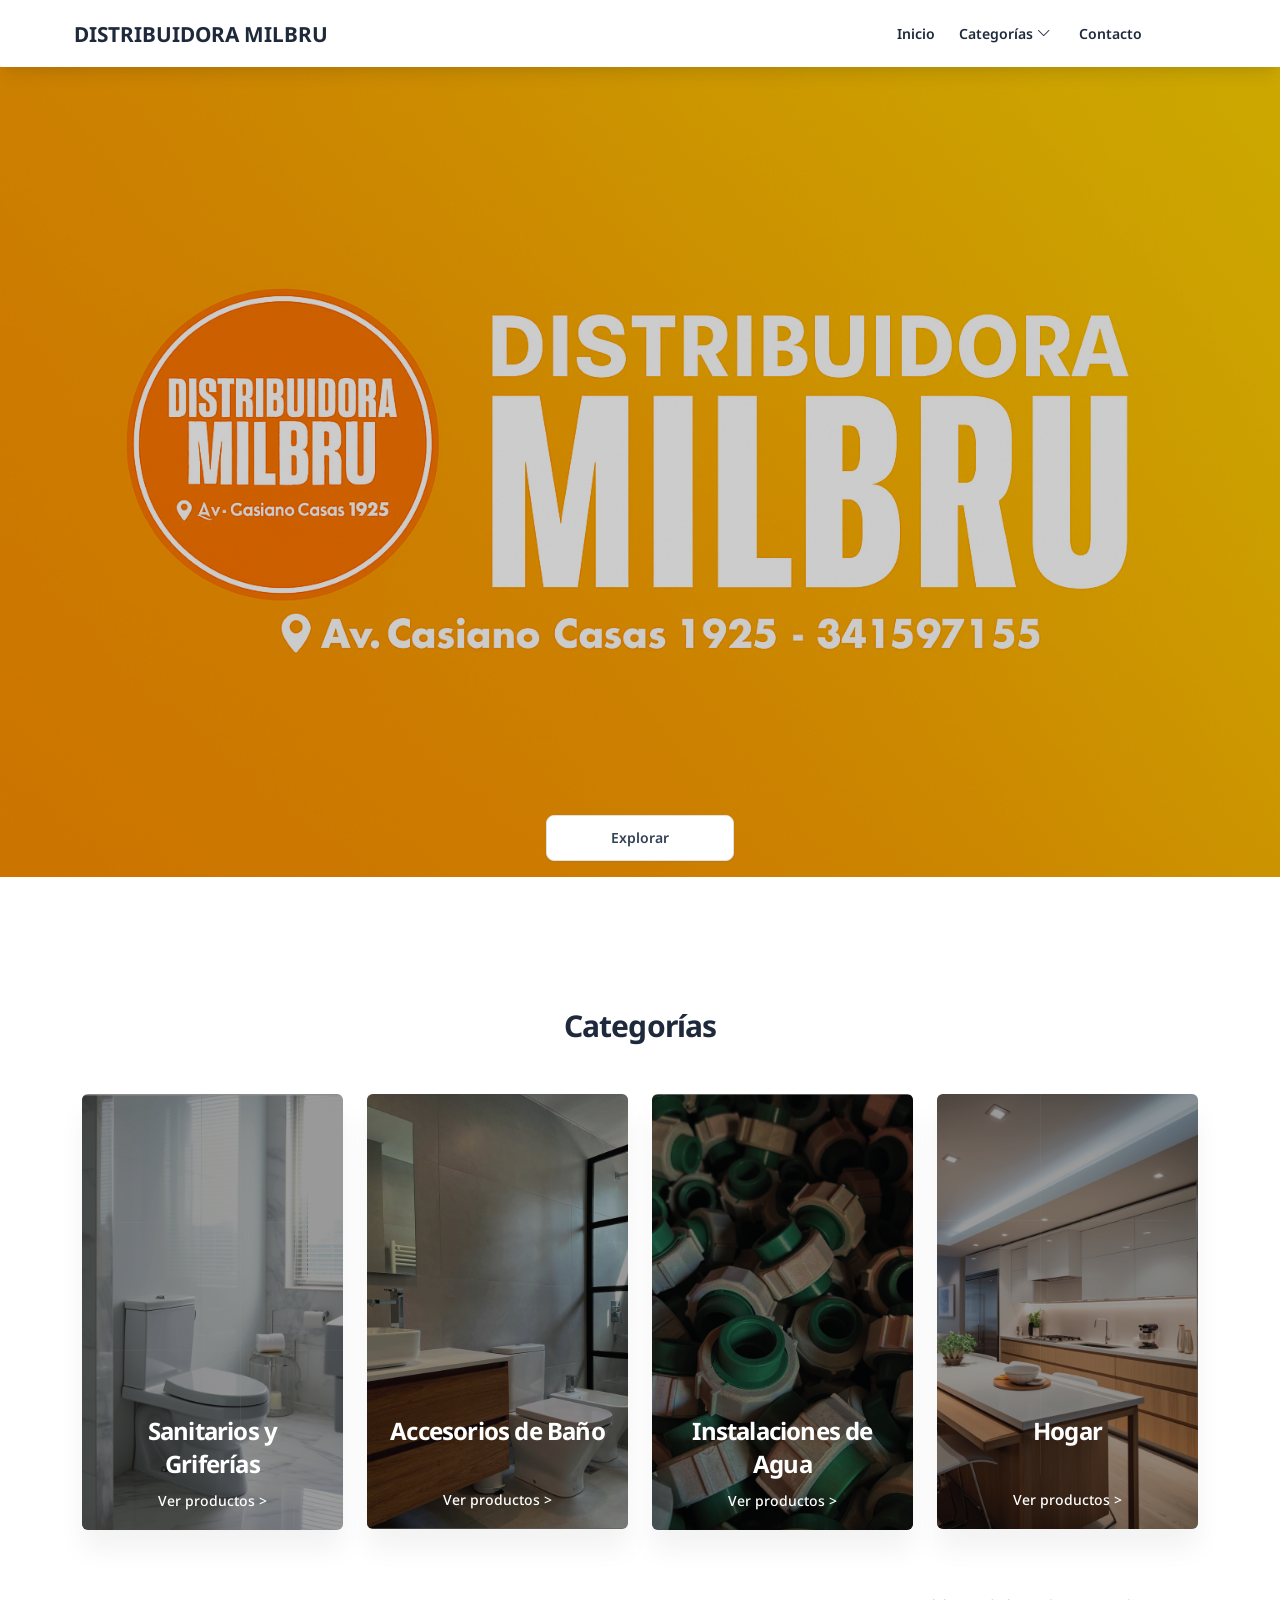
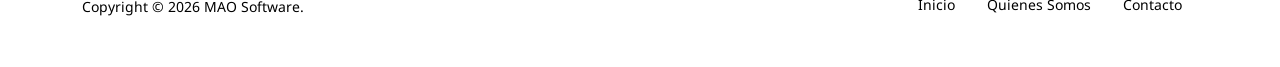
<file: index.html>
<!DOCTYPE html>
<html lang="en">

<head>
    <meta charset="UTF-8">
    <meta name="viewport" content="width=device-width">
    <link rel="icon" type="image/svg+xml" href="/astro-ecommercefavicon.svg">
    <link
        href="https://fonts.googleapis.com/css?family=Open+Sans:300,400,600,700|Noto+Sans:300,400,500,600,700,800|PT+Mono:300,400,500,600,700"
        rel="stylesheet">
    <meta name="generator" content="Astro v5.15.9">
    <title>Landing Page</title>
    <link rel="canonical" href="https://www.creative-tim.com/astro/">
    <!-- Google Tag Manager -->
    <!--<script src="./astro-ecommerce/_astro/Layout.astro_astro_type_script_index_0_lang.h4hf5ScJ.js"></script>-->
    <!-- End Google Tag Manager -->
    <link rel="stylesheet" href="https://cdn.jsdelivr.net/npm/bootstrap-icons@1.11.3/font/bootstrap-icons.min.css">
    <link rel="stylesheet" href="./assets/css/index.Dnzywarc.css">
    <link rel="stylesheet" href="./assets/css/custom.css?date=202511221413">
</head>

<body>

    <main>
        <nav
            class="navbar navbar-expand-lg blur border-radius-sm top-0 z-index-3 shadow position-sticky py-3 start-0 end-0">
            <div class="container px-1">
                <a class="navbar-brand font-weight-bolder ms-lg-0 " href="#">DISTRIBUIDORA MILBRU</a>
                <button class="navbar-toggler shadow-none ms-2" type="button" data-bs-toggle="collapse"
                    data-bs-target="#navigation" aria-controls="navigation" aria-expanded="false"
                    aria-label="Toggle navigation">
                    <span class="navbar-toggler-icon mt-2"><span class="navbar-toggler-bar bar1"></span><span
                            class="navbar-toggler-bar bar2"></span><span class="navbar-toggler-bar bar3"></span></span>
                </button>
                <div class="collapse navbar-collapse" id="navigation">
                    <ul class="navbar-nav ms-auto">
                        <li class="nav-item">
                            <a class="nav-link text-dark font-weight-bold d-flex align-items-center me-2 "
                                aria-current="page" href="#">Inicio</a>
                        </li>
                        <li class="nav-item dropdown">
                            <a class="nav-link text-dark dropdown-toggle font-weight-bold d-flex align-items-center me-2 "
                                aria-current="page" id="pagesExample" data-bs-toggle="dropdown"
                                aria-expanded="false">Categorías <i class="bi bi-chevron-down ms-1"></i></a>
                            <ul class="dropdown-menu" aria-labelledby="pagesExample">
                                <li><a class="dropdown-item" href="./griferias.html">Sanitarios y Griferías</a></li>
                                <li><a class="dropdown-item" href="#">Accesorios de Baño</a></li>
                                <li><a class="dropdown-item" href="#">Instalaciones de Agua</a></li>
                                <li><a class="dropdown-item" href="#">Hogar</a>
                                </li>
                            </ul>
                        </li>
                        <li class="nav-item">
                            <a class="nav-link text-dark font-weight-bold d-flex align-items-center me-2 "
                                aria-current="page"
                                href="#">Contacto</a>
                        </li>
                        <li class="nav-item"><a
                                class="nav-link text-dark font-weight-bold d-flex align-items-center me-2 "
                                aria-current="page" href="https://github.com/creativetimofficial/astro-ecommerce"><i
                                    class="fab text-lg fa-github"></i></a></li>
                        <li class="nav-item"><a
                                class="nav-link text-dark font-weight-bold d-flex align-items-center me-2 "
                                aria-current="page" href="https://discord.com/invite/TGZqBvZB" rel="nofollow"
                                target="_blank"><i class="fab text-lg fa-discord"></i></a></li>
                    </ul>
                </div>
            </div>
        </nav>
        <section class="mb-8">
            <div class="page-header py-md-0"><span
                    class="mask bg-black opacity-2"></span>
                <div class="container" style="height: 90vh;">
                    <div class="row justify-content-center h-100">
                        <div class="col-lg-8 col-sm-9 text-center mx-auto d-flex flex-column h-100">
                            <!--<h1 class="text-white mb-4">Collection is here</h1>
                            <p class="lead text-white mb-sm-6 mb-4">The time is now for it to be okay to be great.
                                People in this world shun people for being great. For being a bright color. For standing
                                out.</p>-->
                            <button class="btn btn-white btn-lg mt-auto mb-7 mb-lg-3 w-auto align-self-center">Explorar</button>
                        </div>
                    </div>
                </div>
            </div>
        </section>
        <div class="container my-5">
            <div class="d-block text-center mb-5">
                <h3>Categorías</h3> <!--<a class="text-dark font-weight-bold" href="#">Browse all categories &#62;</a>-->
            </div>
            <div class="row mb-5">
                <div class="col-md-6 col-lg-3"> <a href="#">
                        <div class="card card-background align-items-start mb-4 mb-lg-0 undefined">
                            <div class="full-background"
                                style="background-image:url(.//images/categoria1.png);background-size:cover">
                            </div>
                            <div class="card-body text-center w-100 pt-8">
                                <div class="d-block mt-10">
                                    <!--<p class="text-white font-weight-bold mb-1">Pre-fall</p>-->
                                    <h4 class="text-white font-weight-bolder" style="min-height: 65px;">Sanitarios y Griferías</h4><a href="./griferias.html"
                                        class="text-white text-sm font-weight-semibold mb-0">Ver productos &gt;</a>
                                </div>
                            </div>
                        </div>
                    </a> </div>
                <div class="col-md-6 col-lg-3"> <a href="#">
                        <div class="card card-background align-items-start mb-4 mb-lg-0 undefined">
                            <div class="full-background"
                                style="background-image:url(./images/categoria2.png);background-size:cover">
                            </div>
                            <div class="card-body text-center w-100 pt-8">
                                <div class="d-block mt-10">
                                    <!--<p class="text-white font-weight-bold mb-1">Designers</p>-->
                                    <h4 class="text-white font-weight-bolder" style="min-height: 65px;">Accesorios de Baño</h4><a href="#"
                                        class="text-white text-sm font-weight-semibold mb-0">Ver productos &gt;</a>
                                </div>
                            </div>
                        </div>
                    </a> </div>
                <div class="col-md-6 col-lg-3"> <a href="#">
                        <div class="card card-background align-items-start mb-4 mb-lg-0 undefined">
                            <div class="full-background"
                                style="background-image:url(.//images/categoria3.png);background-size:cover">
                            </div>
                            <div class="card-body text-center w-100 pt-8">
                                <div class="d-block mt-10">
                                    <!--<p class="text-white font-weight-bold mb-1">Summer</p>-->
                                    <h4 class="text-white font-weight-bolder" style="min-height: 65px;">Instalaciones de Agua</h4><a href="#"
                                        class="text-white text-sm font-weight-semibold mb-0">Ver productos &gt;</a>
                                </div>
                            </div>
                        </div>
                    </a> </div>
                <div class="col-md-6 col-lg-3"> <a href="#">
                        <div class="card card-background align-items-start mb-4 mb-lg-0 undefined">
                            <div class="full-background"
                                style="background-image:url(.//images/categoria4.png);background-size:cover">
                            </div>
                            <div class="card-body text-center w-100 pt-8">
                                <div class="d-block mt-10">
                                    <!--<p class="text-white font-weight-bold mb-1">Sale</p>-->
                                    <h4 class="text-white font-weight-bolder" style="min-height: 65px;">Hogar</h4><a href="#"
                                        class="text-white text-sm font-weight-semibold mb-0">Ver productos &gt;</a>
                                </div>
                            </div>
                        </div>
                    </a> </div>
            </div>
            <footer class="footer pt-3  ">
                <div class="row align-items-center justify-content-lg-between">
                    <div class="col-lg-6 mb-lg-0 mb-4">
                        <div class="copyright text-center text-sm text-muted text-lg-start">Copyright ©<!-- -->
                            <script>document.write(new Date().getFullYear())</script> MAO Software.
                        </div>
                    </div>
                    <div class="col-lg-6">
                        <ul class="nav nav-footer justify-content-center justify-content-lg-end">
                            <li class="nav-item"><a href="#"
                                    class="nav-link text-sm text-muted" target="_blank">Inicio</a></li>
                            <li class="nav-item"><a href="#"
                                    class="nav-link text-sm text-muted" target="_blank">Quienes Somos</a></li>
                            <li class="nav-item"><a href="#"
                                    class="nav-link text-sm text-muted" target="_blank">Contacto</a></li>
                        </ul>
                    </div>
                </div>
            </footer>
        </div>
    </main>

    <script src="https://cdn.jsdelivr.net/npm/bootstrap@5.3.0/dist/js/bootstrap.bundle.min.js"
        integrity="sha384-geWF76RCwLtnZ8qwWowPQNguL3RmwHVBC9FhGdlKrxdiJJigb/j/68SIy3Te4Bkz"
        crossorigin="anonymous"></script> <!-- Product JavaScript -->
</body><!-- Bootstrap JavaScript Bundle with Popper -->

</html>
</file>
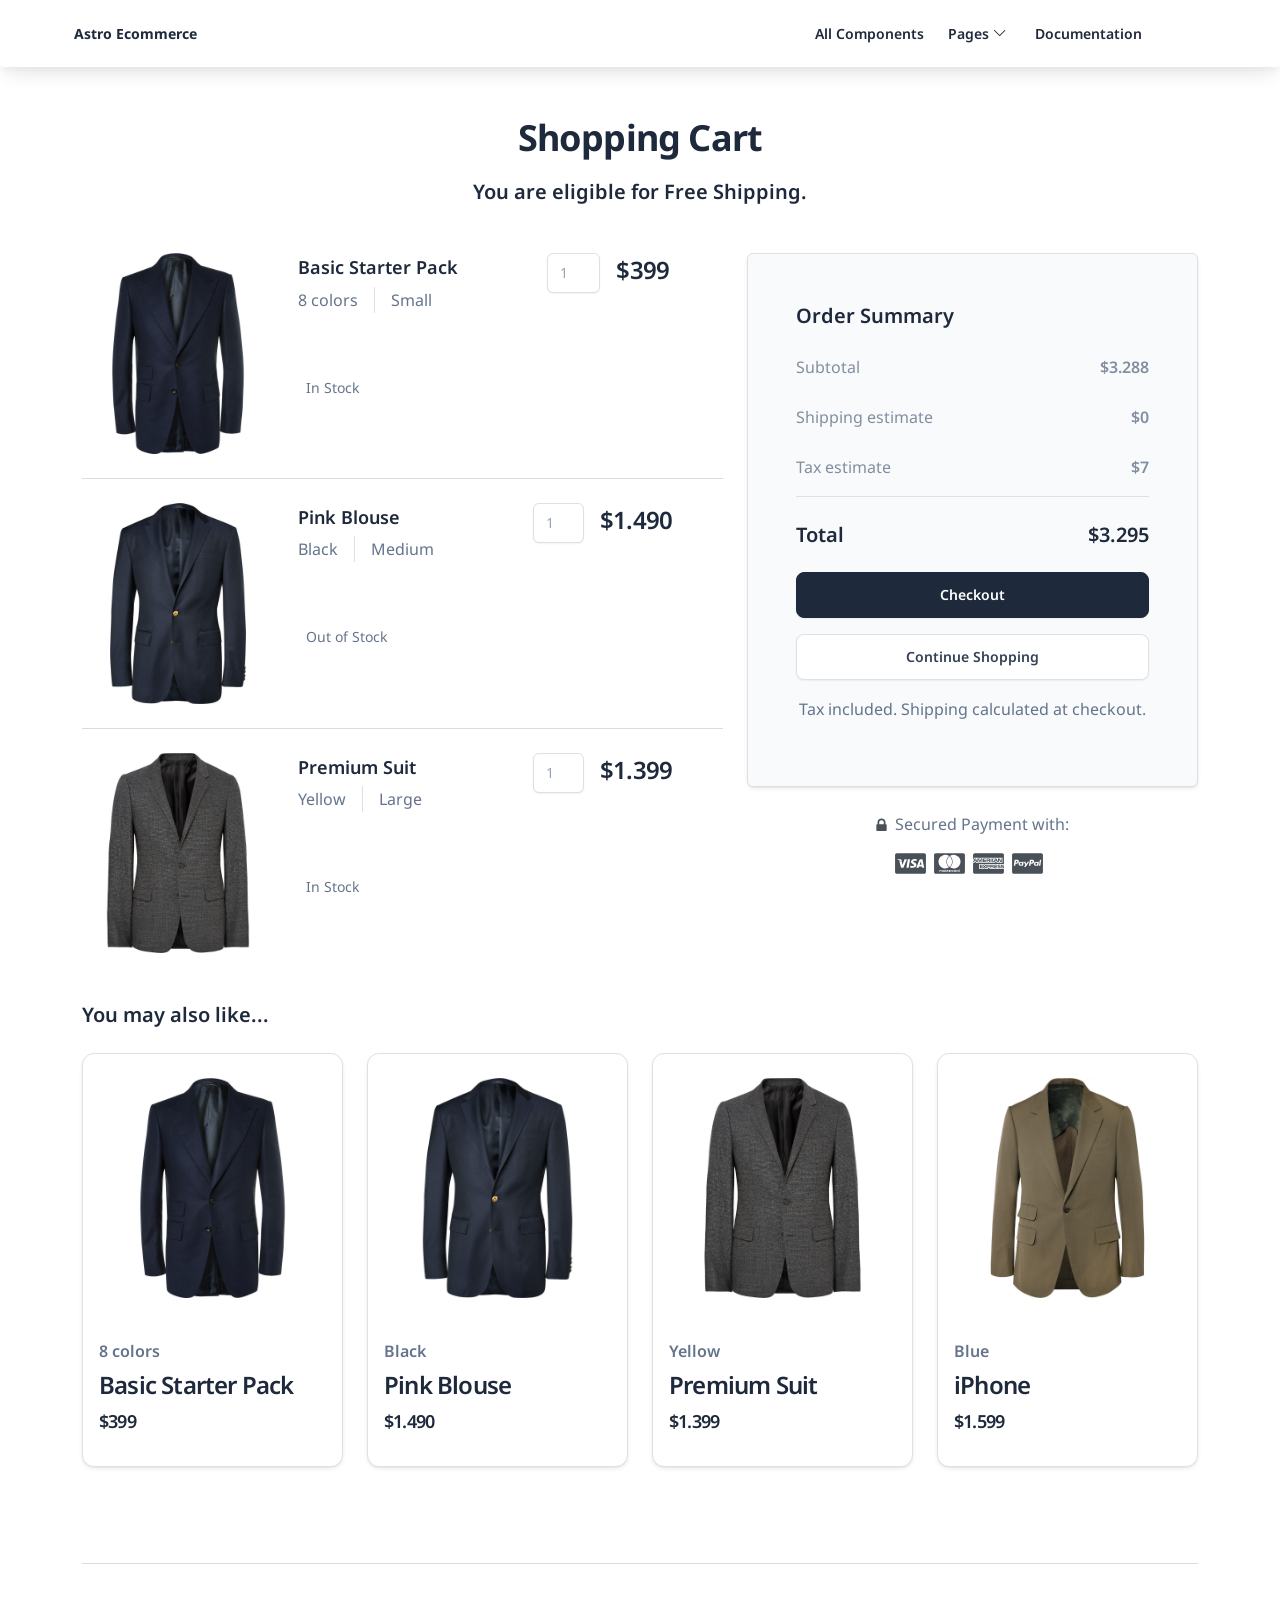
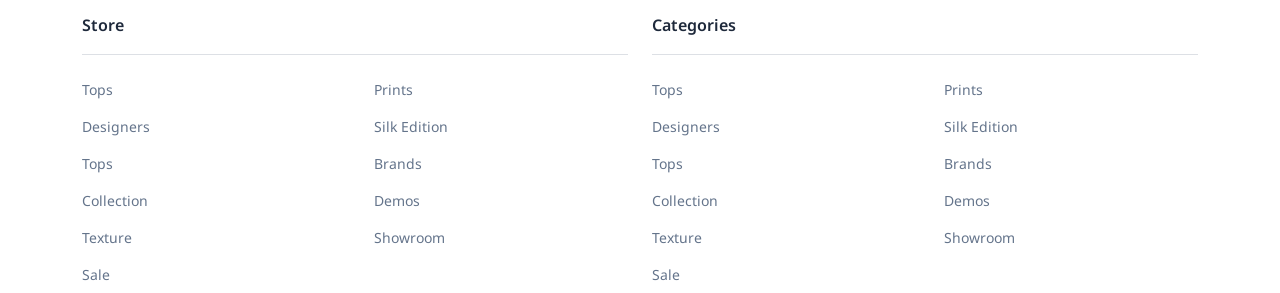
<file: cart.html>
<!DOCTYPE html>
<html lang="en">

<head>
    <meta charset="UTF-8">
    <meta name="viewport" content="width=device-width">
    <link rel="icon" type="image/svg+xml" href="/astro-ecommercefavicon.svg">
    <link
        href="https://fonts.googleapis.com/css?family=Open+Sans:300,400,600,700|Noto+Sans:300,400,500,600,700,800|PT+Mono:300,400,500,600,700"
        rel="stylesheet">
    <meta name="generator" content="Astro v5.15.9">
    <title>Shopping Cart</title>
    <link rel="canonical" href="https://www.creative-tim.com/astro/"><!-- Google Tag Manager -->
    <!--<script type="module"
        src="/astro-ecommerce/_astro/Layout.astro_astro_type_script_index_0_lang.h4hf5ScJ.js"></script>-->
    <!-- End Google Tag Manager -->
    <link rel="stylesheet" href="https://cdn.jsdelivr.net/npm/bootstrap-icons@1.11.3/font/bootstrap-icons.min.css">
    <link rel="stylesheet" href="./astro-ecommerce/_astro/index.Dnzywarc.css">
</head>

<body> <!-- Google Tag Manager (noscript) --> <noscript><iframe
            src="https://www.googletagmanager.com/ns.html?id=GTM-NKDMSK6" height="0" width="0"
            style="display:none;visibility:hidden"></iframe></noscript> <!-- End Google Tag Manager (noscript) -->
    <main>
        <nav
            class="navbar navbar-expand-lg blur border-radius-sm top-0 z-index-3 shadow position-sticky py-3 start-0 end-0">
            <div class="container px-1"><a class="navbar-brand font-weight-bolder ms-lg-0 "
                    href="https://www.creative-tim.com/astro">Astro Ecommerce</a><button
                    class="navbar-toggler shadow-none ms-2" type="button" data-bs-toggle="collapse"
                    data-bs-target="#navigation" aria-controls="navigation" aria-expanded="false"
                    aria-label="Toggle navigation"><span class="navbar-toggler-icon mt-2"><span
                            class="navbar-toggler-bar bar1"></span><span class="navbar-toggler-bar bar2"></span><span
                            class="navbar-toggler-bar bar3"></span></span></button>
                <div class="collapse navbar-collapse" id="navigation">
                    <ul class="navbar-nav ms-auto">
                        <li class="nav-item"><a
                                class="nav-link text-dark font-weight-bold d-flex align-items-center me-2 "
                                aria-current="page" href="/astro-ecommerce/">All Components</a></li>
                        <li class="nav-item dropdown"><a
                                class="nav-link text-dark dropdown-toggle font-weight-bold d-flex align-items-center me-2 "
                                aria-current="page" id="pagesExample" data-bs-toggle="dropdown"
                                aria-expanded="false">Pages <i class="bi bi-chevron-down ms-1"></i></a>
                            <ul class="dropdown-menu" aria-labelledby="pagesExample">
                                <li><a class="dropdown-item" href="/astro-ecommerce/landing/">Landing Page</a></li>
                                <li><a class="dropdown-item" href="/astro-ecommerce/product/">Product Page</a></li>
                                <li><a class="dropdown-item" href="/astro-ecommerce/shopping-cart/">Shopping Cart</a>
                                </li>
                            </ul>
                        </li>
                        <li class="nav-item"><a
                                class="nav-link text-dark font-weight-bold d-flex align-items-center me-2 "
                                aria-current="page"
                                href="https://www.creative-tim.com/learning-lab/astro/overview/astro-ecommerce">Documentation</a>
                        </li>
                        <li class="nav-item"><a
                                class="nav-link text-dark font-weight-bold d-flex align-items-center me-2 "
                                aria-current="page" href="https://github.com/creativetimofficial/astro-ecommerce"><i
                                    class="fab text-lg fa-github"></i></a></li>
                        <li class="nav-item"><a
                                class="nav-link text-dark font-weight-bold d-flex align-items-center me-2 "
                                aria-current="page" href="https://discord.com/invite/TGZqBvZB" rel="nofollow"
                                target="_blank"><i class="fab text-lg fa-discord"></i></a></li>
                    </ul>
                </div>
            </div>
        </nav>
        <div class="container mt-5">
            <h2 class="mb-3 text-center">Shopping Cart</h2>
            <h5 class="text-center mb-5">You are eligible for Free Shipping.</h5>
            <div class="row">
                <div class="col-12 col-lg-7">
                    <div class="d-block d-md-flex"><img class="w-50 w-md-30 rounded-3"
                            src="/astro-ecommerce/images/suit-3.jpg" alt="watch-image" />
                        <div class="w-100 w-md-50 ps-md-4">
                            <h6 class="text-lg mb-1">Basic Starter Pack</h6>
                            <div class="d-flex">
                                <p class="pe-3 mb-0">8 colors</p>
                                <p class="border-start ps-3 mb-0">Small</p>
                            </div>
                            <div class="d-flex align-items-center mt-6"><i
                                    class="fas fa-check text-lg text-success"></i>
                                <p class="mb-0 ms-2 text-sm">In Stock</p>
                            </div>
                        </div>
                        <div class="w-20 w-md-10 mt-4 mt-md-0"><input type="number" min="0" class="form-control"
                                placeholder="1" aria-label="amount" /></div>
                        <h4 class="ms-3">$<!-- -->399</h4>
                        <div class="w-10 text-end"><a href="#"><i class="fas fa-times ms-3"></i></a></div>
                    </div>
                    <hr class="horizontal dark my-4" />
                    <div class="d-block d-md-flex"><img class="w-50 w-md-30 rounded-3"
                            src="/astro-ecommerce/images/suit-1.jpg" alt="watch-image" />
                        <div class="w-100 w-md-50 ps-md-4">
                            <h6 class="text-lg mb-1">Pink Blouse</h6>
                            <div class="d-flex">
                                <p class="pe-3 mb-0">Black</p>
                                <p class="border-start ps-3 mb-0">Medium</p>
                            </div>
                            <div class="d-flex align-items-center mt-6"><i class="fas fa-minus-circle text-lg"></i>
                                <p class="mb-0 ms-2 text-sm">Out of Stock</p>
                            </div>
                        </div>
                        <div class="w-20 w-md-10 mt-4 mt-md-0"><input type="number" min="0" class="form-control"
                                placeholder="1" aria-label="amount" /></div>
                        <h4 class="ms-3">$<!-- -->1.490</h4>
                        <div class="w-10 text-end"><a href="#"><i class="fas fa-times ms-3"></i></a></div>
                    </div>
                    <hr class="horizontal dark my-4" />
                    <div class="d-block d-md-flex"><img class="w-50 w-md-30 rounded-3"
                            src="/astro-ecommerce/images/suit-2.jpg" alt="iMac-image" />
                        <div class="w-100 w-md-50 ps-md-4">
                            <h6 class="text-lg mb-1">Premium Suit</h6>
                            <div class="d-flex">
                                <p class="pe-3 mb-0">Yellow</p>
                                <p class="border-start ps-3 mb-0">Large</p>
                            </div>
                            <div class="d-flex align-items-center mt-6"><i
                                    class="fas fa-check text-lg text-success"></i>
                                <p class="mb-0 ms-2 text-sm">In Stock</p>
                            </div>
                        </div>
                        <div class="w-20 w-md-10 mt-4 mt-md-0"><input type="number" min="0" class="form-control"
                                placeholder="1" aria-label="amount" /></div>
                        <h4 class="ms-3">$<!-- -->1.399</h4>
                        <div class="w-10 text-end"><a href="#"><i class="fas fa-times ms-3"></i></a></div>
                    </div>
                </div>
                <div class="col-12 col-lg-5 mt-5 mt-lg-0">
                    <div class="card shadow-xs border bg-gray-100">
                        <div class="card-body p-lg-5">
                            <h5 class="mb-4">Order Summary</h5>
                            <ul class="list-unstyled">
                                <li class="mt-2">
                                    <div class="d-flex justify-content-between">
                                        <p class="opacity-8">Subtotal</p>
                                        <p class="fw-bold opacity-8">$<!-- -->3.288</p>
                                    </div>
                                </li>
                                <li class="mt-2">
                                    <div class="d-flex justify-content-between">
                                        <p class="opacity-8">Shipping estimate <span data-bs-toggle="tooltip"
                                                data-bs-placement="top" title="More information related to shipping"
                                                data-container="body" data-animation="true"><i
                                                    class="fas fa-question-circle text-sm"></i></span></p>
                                        <p class="fw-bold opacity-8">$<!-- -->0</p>
                                    </div>
                                </li>
                                <li class="border-bottom mt-2">
                                    <div class="d-flex justify-content-between">
                                        <p class="opacity-8">Tax estimate <span data-bs-toggle="tooltip"
                                                data-bs-placement="top"
                                                title="This may vary depending on the country you are in"
                                                data-container="body" data-animation="true"><i
                                                    class="fas fa-question-circle text-sm"></i></span></p>
                                        <p class="fw-bold opacity-8">$<!-- -->7</p>
                                    </div>
                                </li>
                                <li class="mt-4">
                                    <div class="d-flex justify-content-between">
                                        <h5 class="">Total</h5>
                                        <h5 class="">$<!-- -->3.295</h5>
                                    </div>
                                </li>
                            </ul><button class="btn btn-dark btn-lg w-100">Checkout</button><button
                                class="btn btn-white btn-lg w-100">Continue Shopping</button>
                            <p class="text-center">Tax included. Shipping calculated at checkout.</p>
                        </div>
                    </div>
                    <p class="d-flex align-items-center justify-content-center text-body mt-4"><svg class="me-2"
                            width="11" height="13" viewBox="0 0 11 13" fill="none" xmlns="http://www.w3.org/2000/svg">
                            <path
                                d="M3.21652 6.14286H7.78795V4.42857C7.78795 3.79762 7.56473 3.25893 7.1183 2.8125C6.67188 2.36607 6.13318 2.14286 5.50223 2.14286C4.87128 2.14286 4.33259 2.36607 3.88616 2.8125C3.43973 3.25893 3.21652 3.79762 3.21652 4.42857V6.14286ZM10.6451 7V12.1429C10.6451 12.381 10.5618 12.5833 10.3951 12.75C10.2284 12.9167 10.026 13 9.78795 13H1.21652C0.978423 13 0.776042 12.9167 0.609375 12.75C0.442708 12.5833 0.359375 12.381 0.359375 12.1429V7C0.359375 6.7619 0.442708 6.55952 0.609375 6.39286C0.776042 6.22619 0.978423 6.14286 1.21652 6.14286H1.50223V4.42857C1.50223 3.33333 1.89509 2.39286 2.6808 1.60714C3.46652 0.821428 4.40699 0.428571 5.50223 0.428571C6.59747 0.428571 7.53795 0.821428 8.32366 1.60714C9.10938 2.39286 9.50223 3.33333 9.50223 4.42857V6.14286H9.78795C10.026 6.14286 10.2284 6.22619 10.3951 6.39286C10.5618 6.55952 10.6451 6.7619 10.6451 7Z"
                                fill="#495057"></path>
                        </svg>Secured Payment with:</p>
                    <div class="d-flex justify-content-center"><svg class="me-2" width="31" height="21"
                            viewBox="0 0 31 21" fill="none" xmlns="http://www.w3.org/2000/svg">
                            <path
                                d="M26.5173 11.6875H24.6691C24.7941 11.3571 25.0887 10.558 25.553 9.29018L25.5932 9.16964C25.6289 9.08036 25.6735 8.96429 25.7271 8.82143C25.7807 8.67857 25.8209 8.5625 25.8477 8.47321L26.0084 9.20982L26.5173 11.6875ZM7.17801 10.817L6.40123 6.86607C6.30301 6.38393 5.96819 6.14286 5.39676 6.14286H1.80748L1.78069 6.31696C4.55748 7.02232 6.35659 8.52232 7.17801 10.817ZM9.57534 6.14286L7.40569 12.0089L7.17801 10.817C6.94587 10.192 6.56641 9.61607 6.03962 9.08929C5.51284 8.55357 4.92801 8.15625 4.28516 7.89732L6.09319 14.7277H8.43694L11.9325 6.14286H9.57534ZM11.4369 14.7411H13.6602L15.053 6.14286H12.8298L11.4369 14.7411ZM21.7227 6.35714C21.1066 6.11607 20.4414 5.99553 19.7271 5.99553C18.6289 5.99553 17.7316 6.25893 17.0352 6.78571C16.3387 7.3125 15.986 7.99554 15.9771 8.83482C15.9682 9.74554 16.6155 10.5223 17.9191 11.1652C18.3477 11.3705 18.6468 11.5536 18.8164 11.7143C18.9861 11.875 19.0709 12.0491 19.0709 12.2366C19.0709 12.5045 18.9369 12.7098 18.6691 12.8527C18.4012 12.9955 18.0932 13.067 17.745 13.067C16.9771 13.067 16.2807 12.9196 15.6557 12.625L15.3611 12.4777L15.053 14.4062C15.7137 14.7098 16.5396 14.8616 17.5307 14.8616C18.6914 14.8705 19.62 14.6071 20.3164 14.0714C21.0218 13.5357 21.3834 12.8214 21.4012 11.9286C21.4012 10.9821 20.7762 10.2054 19.5262 9.59821C19.0887 9.375 18.7718 9.1875 18.5753 9.03571C18.3789 8.88393 18.2807 8.71429 18.2807 8.52678C18.2807 8.33036 18.3878 8.16071 18.6021 8.01786C18.8253 7.86607 19.1423 7.79018 19.553 7.79018C20.178 7.78125 20.7316 7.88839 21.2137 8.11161L21.4146 8.21875L21.7227 6.35714ZM27.4146 6.14286H25.7003C25.12 6.14286 24.7316 6.38393 24.5352 6.86607L21.2405 14.7411H23.5709L24.0396 13.4554H26.8789C26.9235 13.6518 27.0128 14.0804 27.1468 14.7411H29.2093L27.4146 6.14286ZM30.9236 1.85714V19C30.9236 19.4643 30.7539 19.8661 30.4146 20.2054C30.0753 20.5446 29.6736 20.7143 29.2093 20.7143H1.78069C1.31641 20.7143 0.914621 20.5446 0.575335 20.2054C0.236049 19.8661 0.0664062 19.4643 0.0664062 19V1.85714C0.0664062 1.39286 0.236049 0.991071 0.575335 0.651785C0.914621 0.312499 1.31641 0.142856 1.78069 0.142856H29.2093C29.6736 0.142856 30.0753 0.312499 30.4146 0.651785C30.7539 0.991071 30.9236 1.39286 30.9236 1.85714Z"
                                fill="#495057"></path>
                        </svg><svg class="me-2" width="31" height="21" viewBox="0 0 31 21" fill="none"
                            xmlns="http://www.w3.org/2000/svg">
                            <path
                                d="M15.053 2.99553C13.9102 2.23661 12.6557 1.85714 11.2896 1.85714C10.37 1.85714 9.48605 2.04018 8.63784 2.40625C7.79855 2.76339 7.07534 3.24553 6.46819 3.85268C5.86105 4.45982 5.37444 5.18304 5.00837 6.02232C4.65123 6.86161 4.47266 7.74107 4.47266 8.66071C4.47266 9.58929 4.65123 10.4732 5.00837 11.3125C5.37444 12.1518 5.86105 12.875 6.46819 13.4821C7.07534 14.0893 7.79855 14.5759 8.63784 14.942C9.47712 15.2991 10.361 15.4777 11.2896 15.4777C12.6557 15.4777 13.9102 15.0982 15.053 14.3393C13.8834 13.3839 13.0887 12.2009 12.6691 10.7902C12.2494 9.37054 12.2494 7.95536 12.6691 6.54464C13.0977 5.13393 13.8923 3.95089 15.053 2.99553ZM15.495 3.31696C14.37 4.20089 13.6021 5.31696 13.1914 6.66518C12.7807 8.00446 12.7762 9.34375 13.178 10.683C13.5887 12.0223 14.361 13.1339 15.495 14.0179C16.6289 13.1339 17.3968 12.0223 17.7986 10.683C18.2093 9.34375 18.2093 8.00446 17.7986 6.66518C17.3878 5.31696 16.62 4.20089 15.495 3.31696ZM15.9369 2.99553C17.0977 3.95089 17.8878 5.13839 18.3075 6.55803C18.736 7.96875 18.7405 9.38393 18.3209 10.8036C17.9012 12.2143 17.1066 13.3929 15.9369 14.3393C17.0798 15.0982 18.3343 15.4777 19.7003 15.4777C20.6289 15.4777 21.5128 15.2991 22.3521 14.942C23.1914 14.5759 23.9146 14.0893 24.5218 13.4821C25.1289 12.875 25.6111 12.1518 25.9682 11.3125C26.3343 10.4732 26.5173 9.58929 26.5173 8.66071C26.5173 7.74107 26.3343 6.86161 25.9682 6.02232C25.6111 5.18304 25.1289 4.45982 24.5218 3.85268C23.9146 3.24553 23.1869 2.76339 22.3387 2.40625C21.4994 2.04018 20.62 1.85714 19.7003 1.85714C18.3343 1.85714 17.0798 2.23661 15.9369 2.99553ZM25.8611 12.6652H25.9548V12.625H25.7271V12.6652H25.8209V12.8929H25.8611V12.6652ZM26.2494 12.8929H26.303V12.625H26.2361L26.1557 12.7991L26.0753 12.625H26.0084V12.8929H26.0486V12.692L26.1289 12.8661H26.1825L26.2494 12.692V12.8929ZM26.1423 18.7857V18.8125H26.1155H26.0753V18.7723H26.1155H26.1423V18.7857ZM26.1423 18.9062H26.1825L26.1289 18.8393C26.1378 18.8393 26.1468 18.8393 26.1557 18.8393L26.1691 18.8259C26.178 18.817 26.1825 18.8036 26.1825 18.7857C26.1825 18.7679 26.178 18.7545 26.1691 18.7455L26.1557 18.7321C26.1378 18.7321 26.1244 18.7321 26.1155 18.7321H26.0352V18.9062H26.0753V18.8393H26.0887L26.1423 18.9062ZM9.38784 18.4107C9.28962 18.3036 9.24051 18.1652 9.24051 17.9955C9.24051 17.8259 9.28962 17.6875 9.38784 17.5804C9.48605 17.4732 9.61998 17.4196 9.78962 17.4196C9.95034 17.4196 10.0798 17.4777 10.178 17.5937C10.2762 17.7009 10.3253 17.8348 10.3253 17.9955C10.3253 18.1652 10.2762 18.3036 10.178 18.4107C10.0798 18.5179 9.95034 18.5714 9.78962 18.5714C9.61998 18.5714 9.48605 18.5179 9.38784 18.4107ZM15.1066 17.8348C15.1512 17.5491 15.3075 17.4062 15.5753 17.4062C15.8432 17.4062 15.9994 17.5491 16.0441 17.8348H15.1066ZM20.4905 18.4107C20.3923 18.3036 20.3432 18.1652 20.3432 17.9955C20.3432 17.8259 20.3923 17.6875 20.4905 17.5804C20.5887 17.4732 20.7182 17.4196 20.8789 17.4196C21.0396 17.4196 21.1691 17.4777 21.2673 17.5937C21.3744 17.7009 21.428 17.8348 21.428 17.9955C21.428 18.1652 21.3789 18.3036 21.2807 18.4107C21.1825 18.5179 21.0486 18.5714 20.8789 18.5714C20.7182 18.5714 20.5887 18.5179 20.4905 18.4107ZM24.1334 18.4107C24.0352 18.2946 23.9861 18.1562 23.9861 17.9955C23.9861 17.8348 24.0352 17.7009 24.1334 17.5937C24.2405 17.4777 24.3744 17.4196 24.5352 17.4196C24.6959 17.4196 24.8253 17.4777 24.9236 17.5937C25.0307 17.7009 25.0843 17.8348 25.0843 17.9955C25.0843 18.1652 25.0307 18.3036 24.9236 18.4107C24.8253 18.5179 24.6959 18.5714 24.5352 18.5714C24.3744 18.5714 24.2405 18.5179 24.1334 18.4107ZM26.1021 18.9598C26.0843 18.9598 26.0664 18.9554 26.0486 18.9464C26.0396 18.9464 26.0262 18.9375 26.0084 18.9196C25.9905 18.9018 25.9816 18.8884 25.9816 18.8795C25.9727 18.8616 25.9682 18.8437 25.9682 18.8259C25.9682 18.7991 25.9727 18.7812 25.9816 18.7723C25.9816 18.7545 25.9905 18.7366 26.0084 18.7187C26.0173 18.7098 26.0218 18.7054 26.0218 18.7054C26.0396 18.7054 26.0486 18.7009 26.0486 18.692C26.0664 18.683 26.0843 18.6786 26.1021 18.6786C26.1289 18.6786 26.1468 18.683 26.1557 18.692C26.1914 18.7098 26.2093 18.7187 26.2093 18.7187L26.2361 18.7723V18.7857C26.245 18.8036 26.2494 18.817 26.2494 18.8259L26.2361 18.8393C26.2361 18.8571 26.2361 18.8705 26.2361 18.8795C26.2361 18.8884 26.2316 18.8929 26.2227 18.8929L26.2093 18.9196C26.1914 18.9375 26.1736 18.9464 26.1557 18.9464C26.1468 18.9554 26.1289 18.9598 26.1021 18.9598ZM8.08873 18.9062H8.49051V17.7679C8.49051 17.5536 8.42355 17.3839 8.28962 17.2589C8.16462 17.125 7.99051 17.0536 7.7673 17.0446C7.48159 17.0446 7.27176 17.1518 7.13784 17.3661C7.01284 17.1518 6.81194 17.0446 6.53516 17.0446C6.32087 17.0446 6.14676 17.1339 6.01284 17.3125V17.0982H5.61105V18.9062H6.01284V17.9018C6.01284 17.5804 6.16016 17.4196 6.4548 17.4196C6.72266 17.4196 6.85659 17.5804 6.85659 17.9018V18.9062H7.24498V17.9018C7.24498 17.5804 7.3923 17.4196 7.68694 17.4196C7.9548 17.4196 8.08873 17.5804 8.08873 17.9018V18.9062ZM10.3119 18.9062H10.7003V17.9955V17.0982H10.3119V17.3125C10.1602 17.1339 9.96819 17.0446 9.73605 17.0446C9.47712 17.0446 9.26284 17.1339 9.09319 17.3125C8.92355 17.4911 8.83873 17.7187 8.83873 17.9955C8.83873 18.2723 8.92355 18.5 9.09319 18.6786C9.26284 18.8571 9.47712 18.9464 9.73605 18.9464C9.98605 18.9464 10.178 18.8571 10.3119 18.6786V18.9062ZM12.6959 18.3571C12.6959 18.0536 12.486 17.875 12.0664 17.8214L11.8789 17.7946C11.6735 17.7589 11.5709 17.6964 11.5709 17.6071C11.5709 17.4732 11.6825 17.4062 11.9057 17.4062C12.1111 17.4062 12.303 17.4554 12.4816 17.5536L12.6423 17.2321C12.4459 17.1071 12.2003 17.0446 11.9057 17.0446C11.6735 17.0446 11.4905 17.0982 11.3566 17.2054C11.2227 17.3125 11.1557 17.4554 11.1557 17.6339C11.1557 17.9286 11.3655 18.1027 11.7852 18.1562L11.9593 18.183C12.1735 18.2187 12.2807 18.2812 12.2807 18.3705C12.2807 18.5223 12.1423 18.5982 11.8655 18.5982C11.6423 18.5982 11.4414 18.5357 11.2628 18.4107L11.0887 18.7187C11.3119 18.8705 11.5709 18.9464 11.8655 18.9464C12.1244 18.9464 12.3253 18.8929 12.4682 18.7857C12.62 18.6786 12.6959 18.5357 12.6959 18.3571ZM14.4369 18.8125L14.3298 18.4777C14.2137 18.5402 14.0977 18.5714 13.9816 18.5714C13.8119 18.5714 13.7271 18.4732 13.7271 18.2768V17.4598H14.37V17.0982H13.7271V16.5491H13.3253V17.0982H12.9503V17.4598H13.3253V18.2768C13.3253 18.7232 13.5352 18.9464 13.9548 18.9464C14.1423 18.9464 14.303 18.9018 14.4369 18.8125ZM15.5887 17.0446C15.3298 17.0446 15.1155 17.1339 14.9459 17.3125C14.7762 17.4911 14.6914 17.7187 14.6914 17.9955C14.6914 18.2812 14.7762 18.5134 14.9459 18.692C15.1244 18.8616 15.3477 18.9464 15.6155 18.9464C15.9102 18.9464 16.1557 18.8616 16.3521 18.692L16.1646 18.3973C16.0039 18.5312 15.8298 18.5982 15.6423 18.5982C15.3387 18.5982 15.1557 18.4509 15.0932 18.1562H16.4459V17.9955C16.4459 17.7098 16.3655 17.4821 16.2048 17.3125C16.0441 17.1339 15.8387 17.0446 15.5887 17.0446ZM17.7182 17.0446C17.5128 17.0446 17.3566 17.1339 17.2494 17.3125V17.0982H16.8477V18.9062H17.2494V17.8884C17.2494 17.5759 17.3789 17.4196 17.6378 17.4196C17.7271 17.4196 17.8075 17.4375 17.8789 17.4732L17.9994 17.0982C17.9191 17.0625 17.8253 17.0446 17.7182 17.0446ZM18.3744 17.3125C18.2048 17.4911 18.12 17.7187 18.12 17.9955C18.12 18.2723 18.2048 18.5 18.3744 18.6786C18.553 18.8571 18.7896 18.9464 19.0843 18.9464C19.3432 18.9464 19.5575 18.875 19.7271 18.7321L19.5396 18.4107C19.3789 18.5268 19.2227 18.5804 19.0709 18.5714C18.9102 18.5714 18.7762 18.5179 18.6691 18.4107C18.5709 18.3036 18.5218 18.1652 18.5218 17.9955C18.5218 17.8259 18.5709 17.6875 18.6691 17.5804C18.7762 17.4732 18.9102 17.4196 19.0709 17.4196C19.2405 17.4196 19.3968 17.4732 19.5396 17.5804L19.7271 17.2589C19.5485 17.1161 19.3343 17.0446 19.0843 17.0446C18.7896 17.0446 18.553 17.1339 18.3744 17.3125ZM21.4012 18.9062H21.803V17.9955V17.0982H21.4012V17.3125C21.2673 17.1339 21.0798 17.0446 20.8387 17.0446C20.5798 17.0446 20.361 17.1339 20.1825 17.3125C20.0128 17.4911 19.928 17.7187 19.928 17.9955C19.928 18.2723 20.0128 18.5 20.1825 18.6786C20.361 18.8571 20.5798 18.9464 20.8387 18.9464C21.0887 18.9464 21.2762 18.8571 21.4012 18.6786V18.9062ZM23.1825 17.0446C22.9771 17.0446 22.8209 17.1339 22.7137 17.3125V17.0982H22.3253V18.9062H22.7137V17.8884C22.7137 17.5759 22.8432 17.4196 23.1021 17.4196C23.1914 17.4196 23.2718 17.4375 23.3432 17.4732L23.4637 17.0982C23.3923 17.0625 23.2986 17.0446 23.1825 17.0446ZM25.0575 18.9062H25.4459V17.9955V16.3616H25.0575V17.3125C24.9236 17.1339 24.7316 17.0446 24.4816 17.0446C24.2316 17.0446 24.0173 17.1384 23.8387 17.3259C23.6691 17.5045 23.5843 17.7277 23.5843 17.9955C23.5843 18.2634 23.6691 18.4911 23.8387 18.6786C24.0173 18.8571 24.2316 18.9464 24.4816 18.9464C24.7405 18.9464 24.9325 18.8571 25.0575 18.6786V18.9062ZM26.1021 18.6384L26.0753 18.6518C26.0575 18.6518 26.0441 18.6518 26.0352 18.6518C26.0173 18.6607 25.9994 18.6741 25.9816 18.692C25.9548 18.7009 25.9414 18.7187 25.9414 18.7455C25.9325 18.7634 25.928 18.7902 25.928 18.8259C25.928 18.8527 25.9325 18.875 25.9414 18.8929C25.9414 18.9107 25.9548 18.9286 25.9816 18.9464C25.9994 18.9643 26.0173 18.9777 26.0352 18.9866C26.053 18.9955 26.0753 19 26.1021 19C26.1378 19 26.1646 18.9955 26.1825 18.9866C26.1825 18.9777 26.1914 18.9687 26.2093 18.9598L26.2361 18.9464C26.245 18.9375 26.2584 18.9196 26.2762 18.8929C26.2852 18.875 26.2896 18.8527 26.2896 18.8259C26.2896 18.7902 26.2852 18.7634 26.2762 18.7455C26.2673 18.7366 26.2539 18.7187 26.2361 18.692C26.2361 18.683 26.2271 18.6741 26.2093 18.6652L26.1825 18.6518C26.1736 18.6518 26.1602 18.6518 26.1423 18.6518C26.1244 18.6429 26.111 18.6384 26.1021 18.6384ZM30.9236 1.85714V19C30.9236 19.4643 30.7539 19.8661 30.4146 20.2054C30.0753 20.5446 29.6736 20.7143 29.2093 20.7143H1.78069C1.31641 20.7143 0.914621 20.5446 0.575335 20.2054C0.236049 19.8661 0.0664062 19.4643 0.0664062 19V1.85714C0.0664062 1.39286 0.236049 0.991071 0.575335 0.651785C0.914621 0.312499 1.31641 0.142856 1.78069 0.142856H29.2093C29.6736 0.142856 30.0753 0.312499 30.4146 0.651785C30.7539 0.991071 30.9236 1.39286 30.9236 1.85714Z"
                                fill="#495057"></path>
                        </svg><svg class="me-2" width="31" height="21" viewBox="0 0 31 21" fill="none"
                            xmlns="http://www.w3.org/2000/svg">
                            <path
                                d="M1.66016 7.5625H2.85212L2.24944 6.11607L1.66016 7.5625ZM9.97712 14.6071L10.9682 13.5491L10.0307 12.4911H7.84766V13.1473H9.74944V13.8839H7.84766V14.6071H9.97712ZM12.0932 13.5625L13.4191 15.0357V12.1295L12.0932 13.5625ZM15.9503 12.933C15.9503 12.6384 15.7718 12.4911 15.4146 12.4911H14.2896V13.4152H15.4012C15.7673 13.4152 15.9503 13.2545 15.9503 12.933ZM19.8209 12.8795C19.8209 12.6205 19.6334 12.4911 19.2584 12.4911H18.1602V13.308H19.245C19.6289 13.308 19.8209 13.1652 19.8209 12.8795ZM16.0977 6.63839C16.0977 6.37946 15.9102 6.25 15.5352 6.25H14.4369V7.05357H15.5218C15.9057 7.05357 16.0977 6.91518 16.0977 6.63839ZM22.245 7.5625H23.4369L22.8477 6.11607L22.245 7.5625ZM9.42801 5.48661V9.11607H8.54409V6.27678L7.28516 9.11607H6.52176L5.26284 6.27678V9.11607H3.49498L3.16016 8.3125H1.35212L1.0173 9.11607H0.0797991L1.63337 5.48661H2.91909L4.3923 8.92857V5.48661H5.81194L6.95034 7.95089L7.98159 5.48661H9.42801ZM16.8744 12.933C16.8744 13.1116 16.8477 13.2679 16.7941 13.4018C16.7494 13.5357 16.6869 13.6473 16.6066 13.7366C16.5352 13.8259 16.4369 13.9018 16.3119 13.9643C16.1869 14.0179 16.0709 14.0625 15.9637 14.0982C15.8566 14.125 15.7137 14.1429 15.5352 14.1518C15.3655 14.1607 15.2271 14.1652 15.12 14.1652C15.0128 14.1652 14.8655 14.1652 14.678 14.1652C14.4994 14.1562 14.37 14.1518 14.2896 14.1518V15.3705H12.6021L11.5307 14.1652L10.4191 15.3705H6.99051V11.7411H10.4727L11.5441 12.933L12.6423 11.7411H15.4146C16.3878 11.7411 16.8744 12.1384 16.8744 12.933ZM12.9771 8.36607V9.11607H10.0709V5.48661H12.9771V6.25H10.9414V6.90625H12.9236V7.64286H10.9414V8.36607H12.9771ZM30.9236 15.8527V18.9196C30.9236 19.4107 30.7494 19.8304 30.4012 20.1786C30.0619 20.5357 29.6468 20.7143 29.1557 20.7143H1.83426C1.34319 20.7143 0.923549 20.5357 0.575335 20.1786C0.236049 19.8304 0.0664062 19.4107 0.0664062 18.9196V9.83929H1.55301L1.88783 9.02232H2.62444L2.95926 9.83929H5.87891V9.22321L6.13337 9.83929H7.64676L7.91462 9.20982V9.83929H15.1602V8.51339L15.2941 8.5C15.3834 8.5 15.428 8.5625 15.428 8.6875V9.83929H19.1646V9.53125C19.37 9.63839 19.6155 9.71875 19.9012 9.77232C20.1869 9.82589 20.4191 9.85714 20.5977 9.86607C20.7852 9.86607 21.0664 9.86161 21.4414 9.85268C21.8253 9.84375 22.0575 9.83929 22.1378 9.83929L22.4727 9.02232H23.2227L23.5575 9.83929H26.5977V9.0625L27.053 9.83929H29.4905V4.77678H27.0798V5.36607L26.745 4.77678H24.2673V5.36607L23.9593 4.77678H20.6244C20.0084 4.77678 19.5218 4.875 19.1646 5.07143V4.77678H16.8611V5.07143C16.6468 4.875 16.3209 4.77678 15.8834 4.77678H7.47266L6.89676 6.07589L6.32087 4.77678H3.66909V5.36607L3.37444 4.77678H1.11105L0.0664062 7.17411V1.9375C0.0664062 1.44643 0.236049 1.02679 0.575335 0.678571C0.923549 0.321428 1.34319 0.142856 1.83426 0.142856H29.1557C29.6468 0.142856 30.0619 0.321428 30.4012 0.678571C30.7494 1.02679 30.9236 1.44643 30.9236 1.9375V11.0179H29.3164C28.861 11.0179 28.4994 11.1161 28.2316 11.3125V11.0179H25.8611C25.37 11.0179 25.0218 11.1161 24.8164 11.3125V11.0179H20.5843V11.3125C20.3075 11.1161 19.9191 11.0179 19.4191 11.0179H16.62V11.3125C16.4146 11.1161 16.0084 11.0179 15.4012 11.0179H12.2673L11.5441 11.7946L10.8744 11.0179H6.20034V16.0804H10.7941L11.5307 15.2902L12.2271 16.0804H15.053V14.8884H15.3343C15.861 14.8884 16.2628 14.8304 16.5396 14.7143V16.0804H18.87V14.7545H18.9771C19.0485 14.7545 19.0932 14.7634 19.1111 14.7812C19.1289 14.7991 19.1378 14.8437 19.1378 14.9152V16.0804H26.2227C26.7316 16.0804 27.1244 15.9732 27.4012 15.7589V16.0804H29.6512C30.1869 16.0804 30.6111 16.0045 30.9236 15.8527ZM20.7718 12.7188C20.7718 12.9241 20.7182 13.1161 20.6111 13.2946C20.5039 13.4732 20.3521 13.6027 20.1557 13.683C20.3789 13.7634 20.5307 13.8795 20.6111 14.0312C20.6914 14.183 20.7316 14.3884 20.7316 14.6473V15.3705H19.8611V14.7679C19.8611 14.4732 19.8075 14.2812 19.7003 14.192C19.5932 14.0937 19.3878 14.0446 19.0843 14.0446H18.1602V15.3705H17.2896V11.7411H19.3521C19.7807 11.7411 20.1244 11.808 20.3834 11.942C20.6423 12.0759 20.7718 12.3348 20.7718 12.7188ZM17.0619 6.46428C17.0619 6.67857 17.0039 6.875 16.8878 7.05357C16.7807 7.23214 16.6334 7.36161 16.4459 7.44196C16.678 7.52232 16.8298 7.63839 16.9012 7.79018C16.9816 7.93304 17.0218 8.13839 17.0218 8.40625V9.11607H16.1512C16.1512 9.03571 16.1512 8.91964 16.1512 8.76786C16.1602 8.60714 16.1602 8.49553 16.1512 8.43303C16.1512 8.36161 16.1378 8.27679 16.1111 8.17857C16.0932 8.08036 16.0575 8.00893 16.0039 7.96428C15.9503 7.91964 15.87 7.88393 15.7628 7.85714C15.6646 7.82143 15.5352 7.80357 15.3744 7.80357H14.4369V9.11607H13.5798V5.48661L15.6289 5.5C16.0664 5.5 16.4146 5.56696 16.6736 5.70089C16.9325 5.82589 17.0619 6.08036 17.0619 6.46428ZM24.1468 14.6205V15.3705H21.2539V11.7411H24.1468V12.4911H22.1244V13.1473H24.1066V13.8839H22.1244V14.6071L24.1468 14.6205ZM18.4414 5.48661V9.11607H17.5575V5.48661H18.4414ZM27.7227 14.2187C27.7227 14.9866 27.2673 15.3705 26.3566 15.3705H24.6691V14.5937H26.3566C26.6602 14.5937 26.8119 14.4821 26.8119 14.2589C26.8119 14.1161 26.7361 14.0223 26.5843 13.9777C26.4325 13.933 26.245 13.9107 26.0218 13.9107C25.8075 13.9107 25.5887 13.8973 25.3655 13.8705C25.1423 13.8348 24.9548 13.7321 24.803 13.5625C24.6512 13.3929 24.5753 13.1473 24.5753 12.8259C24.5753 12.4777 24.6914 12.2098 24.9236 12.0223C25.1557 11.8348 25.4503 11.7411 25.8075 11.7411H27.5486V12.5045H25.9548C25.6334 12.5045 25.4727 12.6161 25.4727 12.8393C25.4727 12.9821 25.5485 13.0759 25.7003 13.1205C25.861 13.1562 26.0485 13.1741 26.2628 13.1741C26.486 13.1652 26.7048 13.1741 26.9191 13.2009C27.1423 13.2277 27.3298 13.3259 27.4816 13.4955C27.6423 13.6562 27.7227 13.8973 27.7227 14.2187ZM30.9236 13.5491V14.9018C30.7093 15.2143 30.3164 15.3705 29.745 15.3705H28.0709V14.5937H29.745C30.0396 14.5937 30.1869 14.4821 30.1869 14.2589C30.1869 14.1429 30.1289 14.058 30.0128 14.0045C29.9057 13.9509 29.7673 13.9286 29.5977 13.9375C29.4369 13.9375 29.2584 13.9286 29.0619 13.9107C28.8744 13.8839 28.6959 13.8482 28.5262 13.8036C28.3655 13.75 28.2271 13.6429 28.1111 13.4821C28.0039 13.3125 27.9503 13.0937 27.9503 12.8259C27.9503 12.4777 28.0664 12.2098 28.2986 12.0223C28.5396 11.8348 28.8387 11.7411 29.1959 11.7411H30.9236V12.5045H29.3432C29.0218 12.5045 28.8611 12.6161 28.8611 12.8393C28.8611 13.0179 28.9905 13.1161 29.2494 13.1339C29.5084 13.1518 29.8119 13.1741 30.1602 13.2009C30.5173 13.2277 30.7718 13.3437 30.9236 13.5491ZM28.7137 5.5V9.11607H27.4816L25.8477 6.39732V9.11607H24.0798L23.7316 8.3125H21.9369L21.6021 9.11607H20.5977C19.4459 9.11607 18.87 8.52232 18.87 7.33482C18.87 6.10268 19.4637 5.48661 20.6512 5.48661H21.495V6.27678C21.4325 6.27678 21.3075 6.27232 21.12 6.26339C20.9325 6.25446 20.803 6.25446 20.7316 6.26339C20.6691 6.26339 20.5664 6.27232 20.4236 6.29018C20.2896 6.29911 20.1959 6.32589 20.1423 6.37053C20.0887 6.41518 20.0218 6.47768 19.9414 6.55803C19.87 6.62946 19.8209 6.73214 19.7941 6.86607C19.7673 6.99107 19.7539 7.13839 19.7539 7.30803C19.7539 7.64732 19.8119 7.90625 19.928 8.08482C20.053 8.26339 20.2762 8.35268 20.5977 8.35268H20.9861L22.2182 5.5H23.5173L24.9771 8.92857V5.5H26.303L27.8298 8.01786V5.5H28.7137Z"
                                fill="#495057"></path>
                        </svg><svg class="me-2" width="31" height="21" viewBox="0 0 31 21" fill="none"
                            xmlns="http://www.w3.org/2000/svg">
                            <path
                                d="M10.0441 10.5625C10.0441 10.8929 9.92801 11.1696 9.69587 11.3929C9.47266 11.6071 9.19587 11.7143 8.86551 11.7143C8.60659 11.7143 8.39676 11.6429 8.23605 11.5C8.08426 11.3571 8.00837 11.1607 8.00837 10.9107C8.00837 10.5804 8.11998 10.3036 8.34319 10.0804C8.56641 9.84821 8.84319 9.73214 9.17355 9.73214C9.42355 9.73214 9.62891 9.80804 9.78962 9.95982C9.95926 10.1027 10.0441 10.3036 10.0441 10.5625ZM20.5575 8.56696C20.5575 8.94196 20.4593 9.19643 20.2628 9.33036C20.0664 9.46429 19.7718 9.53125 19.3789 9.53125L18.9503 9.54464L19.178 8.11161C19.1959 8.01339 19.2539 7.96428 19.3521 7.96428H19.5932C19.7896 7.96428 19.9459 7.97321 20.0619 7.99107C20.178 8.00893 20.2896 8.06696 20.3968 8.16518C20.5039 8.25446 20.5575 8.38839 20.5575 8.56696ZM25.2584 10.5625C25.2584 10.8839 25.1423 11.1562 24.9102 11.3795C24.6869 11.6027 24.4146 11.7143 24.0932 11.7143C23.8343 11.7143 23.6244 11.6429 23.4637 11.5C23.303 11.3571 23.2227 11.1607 23.2227 10.9107C23.2227 10.5804 23.3343 10.3036 23.5575 10.0804C23.7807 9.84821 24.0575 9.73214 24.3878 9.73214C24.6378 9.73214 24.8432 9.80804 25.0039 9.95982C25.1735 10.1027 25.2584 10.3036 25.2584 10.5625ZM6.93694 8.27232C6.93694 7.74554 6.76284 7.36607 6.41462 7.13393C6.07534 6.89286 5.62891 6.77232 5.07534 6.77232H2.93248C2.76283 6.77232 2.66908 6.85714 2.65123 7.02678L1.78069 12.4911C1.77176 12.5446 1.78516 12.5937 1.82087 12.6384C1.85658 12.683 1.90123 12.7054 1.9548 12.7054H2.97266C3.15123 12.7054 3.24944 12.6205 3.2673 12.4509L3.50837 10.9777C3.5173 10.9062 3.54855 10.8482 3.60212 10.8036C3.65569 10.7589 3.72266 10.7321 3.80301 10.7232C3.88337 10.7054 3.95926 10.6964 4.03069 10.6964C4.10212 10.6964 4.18694 10.7009 4.28516 10.7098C4.38337 10.7187 4.44587 10.7232 4.47266 10.7232C5.24051 10.7232 5.84319 10.5089 6.28069 10.0804C6.71819 9.64286 6.93694 9.04018 6.93694 8.27232ZM11.0753 12.4509L11.6244 8.95536C11.6334 8.90179 11.62 8.85268 11.5843 8.80804C11.5485 8.76339 11.5039 8.74107 11.4503 8.74107H10.4325C10.3075 8.74107 10.2316 8.88839 10.2048 9.18304C9.96373 8.82589 9.53962 8.64732 8.93248 8.64732C8.28962 8.64732 7.74051 8.88839 7.28516 9.37054C6.83873 9.85268 6.61551 10.4196 6.61551 11.0714C6.61551 11.5982 6.7673 12.0179 7.07087 12.3304C7.38337 12.6429 7.79855 12.7991 8.31641 12.7991C8.56641 12.7991 8.82534 12.7455 9.09319 12.6384C9.36105 12.5312 9.57534 12.3884 9.73605 12.2098C9.70034 12.317 9.68248 12.4107 9.68248 12.4911C9.68248 12.6339 9.74051 12.7054 9.85659 12.7054H10.7807C10.9503 12.7054 11.0485 12.6205 11.0753 12.4509ZM17.0352 9.02232C17.053 9.00446 17.0619 8.97321 17.0619 8.92857C17.0619 8.88393 17.0441 8.84375 17.0084 8.80804C16.9727 8.76339 16.9325 8.74107 16.8878 8.74107H15.8566C15.7584 8.74107 15.678 8.78571 15.6155 8.875L14.1959 10.9643L13.6066 8.95536C13.5619 8.8125 13.4637 8.74107 13.3119 8.74107H12.3075C12.2628 8.74107 12.2227 8.76339 12.1869 8.80804C12.1512 8.84375 12.1334 8.88393 12.1334 8.92857C12.1334 8.94643 12.2182 9.20982 12.3878 9.71875C12.5664 10.2277 12.7539 10.7768 12.9503 11.3661C13.1557 11.9554 13.2628 12.2679 13.2718 12.3036C12.5396 13.3036 12.1736 13.8393 12.1736 13.9107C12.1736 14.0268 12.2316 14.0848 12.3477 14.0848H13.3789C13.4771 14.0848 13.5575 14.0402 13.62 13.9509L17.0352 9.02232ZM22.1512 8.27232C22.1512 7.74554 21.9771 7.36607 21.6289 7.13393C21.2896 6.89286 20.8432 6.77232 20.2896 6.77232H18.1602C17.9816 6.77232 17.8834 6.85714 17.8655 7.02678L16.995 12.4911C16.986 12.5446 16.9994 12.5937 17.0352 12.6384C17.0709 12.683 17.1155 12.7054 17.1691 12.7054H18.2673C18.3744 12.7054 18.4459 12.6473 18.4816 12.5312L18.7227 10.9777C18.7316 10.9062 18.7628 10.8482 18.8164 10.8036C18.87 10.7589 18.9369 10.7321 19.0173 10.7232C19.0977 10.7054 19.1735 10.6964 19.245 10.6964C19.3164 10.6964 19.4012 10.7009 19.4994 10.7098C19.5977 10.7187 19.6602 10.7232 19.6869 10.7232C20.4548 10.7232 21.0575 10.5089 21.495 10.0804C21.9325 9.64286 22.1512 9.04018 22.1512 8.27232ZM26.2896 12.4509L26.8387 8.95536C26.8477 8.90179 26.8343 8.85268 26.7986 8.80804C26.7628 8.76339 26.7182 8.74107 26.6646 8.74107H25.6468C25.5218 8.74107 25.4459 8.88839 25.4191 9.18304C25.1869 8.82589 24.7628 8.64732 24.1468 8.64732C23.5039 8.64732 22.9548 8.88839 22.4994 9.37054C22.053 9.85268 21.8298 10.4196 21.8298 11.0714C21.8298 11.5982 21.9816 12.0179 22.2852 12.3304C22.5977 12.6429 23.0128 12.7991 23.5307 12.7991C23.7896 12.7991 24.053 12.7455 24.3209 12.6384C24.5887 12.5312 24.7985 12.3884 24.9503 12.2098C24.9503 12.2187 24.9414 12.2589 24.9236 12.3304C24.9057 12.4018 24.8968 12.4554 24.8968 12.4911C24.8968 12.6339 24.9548 12.7054 25.0709 12.7054H25.995C26.1646 12.7054 26.2628 12.6205 26.2896 12.4509ZM29.2093 6.97321V6.95982C29.2093 6.83482 29.1512 6.77232 29.0352 6.77232H28.0441C27.9459 6.77232 27.8878 6.82143 27.87 6.91964L26.9994 12.4911L26.9861 12.5179C26.9861 12.5625 27.0039 12.6071 27.0396 12.6518C27.0753 12.6875 27.12 12.7054 27.1736 12.7054H28.0575C28.2271 12.7054 28.3209 12.6205 28.3387 12.4509L29.2093 6.97321ZM5.31641 8.76786C5.27176 9.08036 5.15569 9.28571 4.96819 9.38393C4.78069 9.48214 4.51284 9.53125 4.16462 9.53125L3.72266 9.54464L3.95034 8.11161C3.96819 8.01339 4.02623 7.96428 4.12444 7.96428H4.37891C4.73605 7.96428 4.99498 8.01786 5.15569 8.125C5.31641 8.22321 5.36998 8.4375 5.31641 8.76786ZM30.9236 1.85714V19C30.9236 19.4643 30.7539 19.8661 30.4146 20.2054C30.0753 20.5446 29.6736 20.7143 29.2093 20.7143H1.78069C1.31641 20.7143 0.914621 20.5446 0.575335 20.2054C0.236049 19.8661 0.0664062 19.4643 0.0664062 19V1.85714C0.0664062 1.39286 0.236049 0.991071 0.575335 0.651785C0.914621 0.312499 1.31641 0.142856 1.78069 0.142856H29.2093C29.6736 0.142856 30.0753 0.312499 30.4146 0.651785C30.7539 0.991071 30.9236 1.39286 30.9236 1.85714Z"
                                fill="#495057"></path>
                        </svg></div>
                </div>
            </div>
        </div>
        <div class="container mt-5">
            <div class="row">
                <h5 class="mb-4">You may also like...</h5>
                <div class="col-md-6 col-lg-3">
                    <div class="card card-product border mb-5 shadow-xs border-radius-lg"><a href="#">
                            <div class="height-350"><img class="w-100 h-100 p-4 rounded-top"
                                    src="/astro-ecommerce/images/suit-3.jpg" alt="watch-image" /></div>
                            <div class="card-body text-left">
                                <h6 class="text-md mb-1 text-body">8 colors</h6>
                                <h4 class="font-weight-bold">Basic Starter Pack</h4>
                                <h4 class="mb-0 text-lg mt-1 mb-3">$<!-- -->399</h4>
                            </div>
                        </a></div>
                </div>
                <div class="col-md-6 col-lg-3">
                    <div class="card card-product border mb-5 shadow-xs border-radius-lg"><a href="#">
                            <div class="height-350"><img class="w-100 h-100 p-4 rounded-top"
                                    src="/astro-ecommerce/images/suit-1.jpg" alt="watch-image" /></div>
                            <div class="card-body text-left">
                                <h6 class="text-md mb-1 text-body">Black</h6>
                                <h4 class="font-weight-bold">Pink Blouse</h4>
                                <h4 class="mb-0 text-lg mt-1 mb-3">$<!-- -->1.490</h4>
                            </div>
                        </a></div>
                </div>
                <div class="col-md-6 col-lg-3">
                    <div class="card card-product border mb-5 shadow-xs border-radius-lg"><a href="#">
                            <div class="height-350"><img class="w-100 h-100 p-4 rounded-top"
                                    src="/astro-ecommerce/images/suit-2.jpg" alt="iMac-image" /></div>
                            <div class="card-body text-left">
                                <h6 class="text-md mb-1 text-body">Yellow</h6>
                                <h4 class="font-weight-bold">Premium Suit</h4>
                                <h4 class="mb-0 text-lg mt-1 mb-3">$<!-- -->1.399</h4>
                            </div>
                        </a></div>
                </div>
                <div class="col-md-6 col-lg-3">
                    <div class="card card-product border mb-5 shadow-xs border-radius-lg"><a href="#">
                            <div class="height-350"><img class="w-100 h-100 p-4 rounded-top"
                                    src="/astro-ecommerce/images/suit-5.jpg" alt="iPhone_thumb" /></div>
                            <div class="card-body text-left">
                                <h6 class="text-md mb-1 text-body">Blue</h6>
                                <h4 class="font-weight-bold">iPhone</h4>
                                <h4 class="mb-0 text-lg mt-1 mb-3">$<!-- -->1.599</h4>
                            </div>
                        </a></div>
                </div>
            </div>
            <hr class="dark horizontal my-5">
            <div class="row mt-5">
                <div class="col-12 col-lg-6 mb-4 mb-lg-0">
                    <h6 class="w-100 pb-3 border-bottom">Store</h6>
                    <div class="d-flex pt-2">
                        <ul class="nav flex-column ms-n3">
                            <li class="nav-item"><a class="nav-link text-body text-sm" href="#" target="_blank">Tops</a>
                            </li>
                            <li class="nav-item"><a class="nav-link text-body text-sm" href="#"
                                    target="_blank">Designers</a></li>
                            <li class="nav-item"><a class="nav-link text-body text-sm" href="#" target="_blank">Tops</a>
                            </li>
                            <li class="nav-item"><a class="nav-link text-body text-sm" href="#"
                                    target="_blank">Collection</a></li>
                            <li class="nav-item"><a class="nav-link text-body text-sm" href="#"
                                    target="_blank">Texture</a></li>
                            <li class="nav-item"><a class="nav-link text-body text-sm" href="#" target="_blank">Sale</a>
                            </li>
                        </ul>
                        <ul class="nav flex-column ms-6 ms-md-11 ms-lg-10">
                            <li class="nav-item"><a class="nav-link text-body text-sm" href="#"
                                    target="_blank">Prints</a></li>
                            <li class="nav-item"><a class="nav-link text-body text-sm" href="#" target="_blank">Silk
                                    Edition</a></li>
                            <li class="nav-item"><a class="nav-link text-body text-sm" href="#"
                                    target="_blank">Brands</a></li>
                            <li class="nav-item"><a class="nav-link text-body text-sm" href="#"
                                    target="_blank">Demos</a></li>
                            <li class="nav-item"><a class="nav-link text-body text-sm" href="#"
                                    target="_blank">Showroom</a></li>
                        </ul>
                    </div>
                </div>
                <div class="col-12 col-lg-6 mb-4 mb-lg-0">
                    <h6 class="w-100 pb-3 border-bottom">Categories</h6>
                    <div class="d-flex pt-2">
                        <ul class="nav flex-column ms-n3">
                            <li class="nav-item"><a class="nav-link text-body text-sm" href="#" target="_blank">Tops</a>
                            </li>
                            <li class="nav-item"><a class="nav-link text-body text-sm" href="#"
                                    target="_blank">Designers</a></li>
                            <li class="nav-item"><a class="nav-link text-body text-sm" href="#" target="_blank">Tops</a>
                            </li>
                            <li class="nav-item"><a class="nav-link text-body text-sm" href="#"
                                    target="_blank">Collection</a></li>
                            <li class="nav-item"><a class="nav-link text-body text-sm" href="#"
                                    target="_blank">Texture</a></li>
                            <li class="nav-item"><a class="nav-link text-body text-sm" href="#" target="_blank">Sale</a>
                            </li>
                        </ul>
                        <ul class="nav flex-column ms-6 ms-md-11 ms-lg-10">
                            <li class="nav-item"><a class="nav-link text-body text-sm" href="#"
                                    target="_blank">Prints</a></li>
                            <li class="nav-item"><a class="nav-link text-body text-sm" href="#" target="_blank">Silk
                                    Edition</a></li>
                            <li class="nav-item"><a class="nav-link text-body text-sm" href="#"
                                    target="_blank">Brands</a></li>
                            <li class="nav-item"><a class="nav-link text-body text-sm" href="#"
                                    target="_blank">Demos</a></li>
                            <li class="nav-item"><a class="nav-link text-body text-sm" href="#"
                                    target="_blank">Showroom</a></li>
                        </ul>
                    </div>
                </div>
            </div>
        </div>
    </main>
    <script src="https://cdn.jsdelivr.net/npm/bootstrap@5.3.0/dist/js/bootstrap.bundle.min.js"
        integrity="sha384-geWF76RCwLtnZ8qwWowPQNguL3RmwHVBC9FhGdlKrxdiJJigb/j/68SIy3Te4Bkz"
        crossorigin="anonymous"></script> <!-- Product JavaScript -->
</body><!-- Bootstrap JavaScript Bundle with Popper -->

</html>
</file>
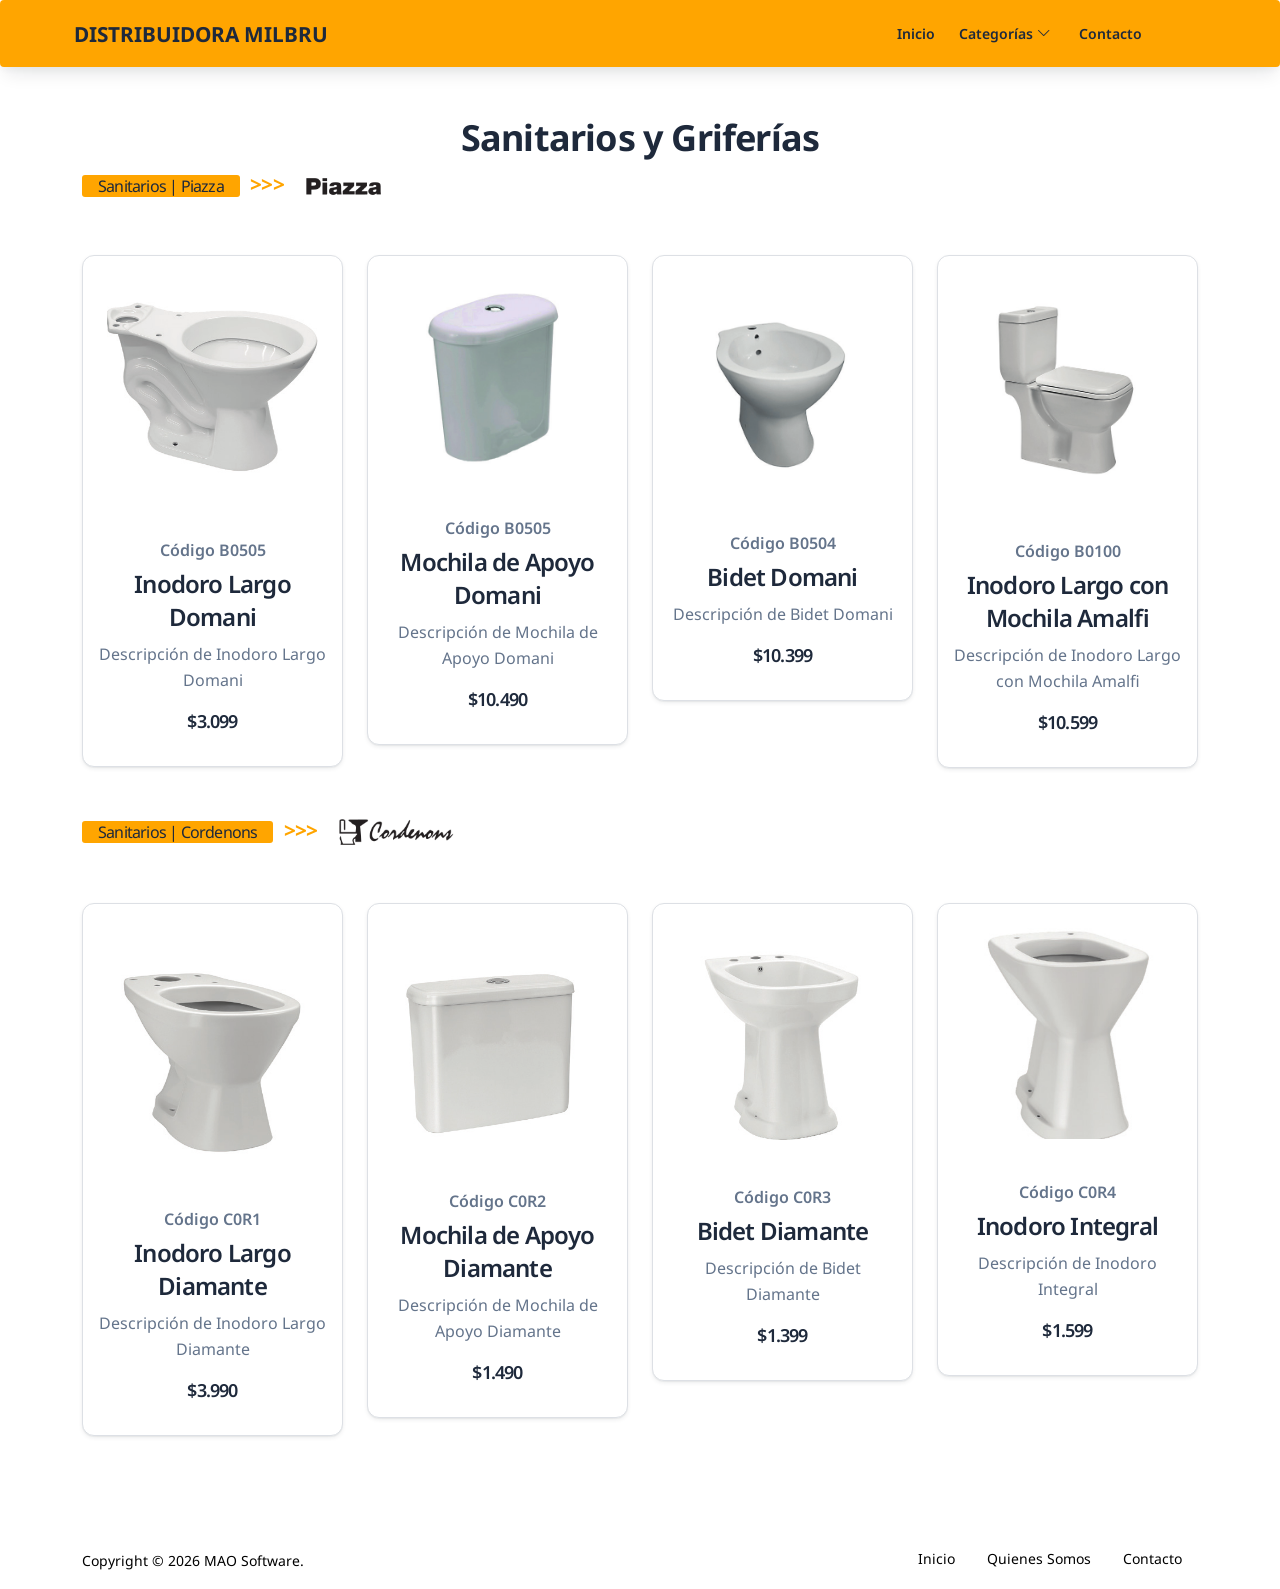
<file: griferias.html>
<!DOCTYPE html>
<html lang="en">

<head>
    <meta charset="UTF-8">
    <meta name="viewport" content="width=device-width">
    <link rel="icon" type="image/svg+xml" href="/astro-ecommercefavicon.svg">
    <link
        href="https://fonts.googleapis.com/css?family=Open+Sans:300,400,600,700|Noto+Sans:300,400,500,600,700,800|PT+Mono:300,400,500,600,700"
        rel="stylesheet">
    <meta name="generator" content="Astro v5.15.9">
    <title>Landing Page</title>
    <link rel="canonical" href="https://www.creative-tim.com/astro/">
    <!-- Google Tag Manager -->
    <!--<script src="./astro-ecommerce/_astro/Layout.astro_astro_type_script_index_0_lang.h4hf5ScJ.js"></script>-->
    <!-- End Google Tag Manager -->
    <link rel="stylesheet" href="https://cdn.jsdelivr.net/npm/bootstrap-icons@1.11.3/font/bootstrap-icons.min.css">
    <link rel="stylesheet" href="./assets/css/index.Dnzywarc.css">
    <link rel="stylesheet" href="./assets/css/custom.css?date=20251126">
</head>

<body>

    <body>

    <main>
        <nav
            class="navbar navbar-expand-lg blur border-radius-sm top-0 z-index-3 shadow position-sticky py-3 start-0 end-0" style="background-color: orange !important;">
            <div class="container px-1">
                <a class="navbar-brand font-weight-bolder ms-lg-0 " href="#">DISTRIBUIDORA MILBRU</a>
                <button class="navbar-toggler shadow-none ms-2" type="button" data-bs-toggle="collapse"
                    data-bs-target="#navigation" aria-controls="navigation" aria-expanded="false"
                    aria-label="Toggle navigation">
                    <span class="navbar-toggler-icon mt-2"><span class="navbar-toggler-bar bar1"></span><span
                            class="navbar-toggler-bar bar2"></span><span class="navbar-toggler-bar bar3"></span></span>
                </button>
                <div class="collapse navbar-collapse" id="navigation">
                    <ul class="navbar-nav ms-auto">
                        <li class="nav-item">
                            <a class="nav-link text-dark font-weight-bold d-flex align-items-center me-2 "
                                aria-current="page" href="./index.html">Inicio</a>
                        </li>
                        <li class="nav-item dropdown">
                            <a class="nav-link text-dark dropdown-toggle font-weight-bold d-flex align-items-center me-2 "
                                aria-current="page" id="pagesExample" data-bs-toggle="dropdown"
                                aria-expanded="false">Categorías <i class="bi bi-chevron-down ms-1"></i></a>
                            <ul class="dropdown-menu" aria-labelledby="pagesExample">
                                <li><a class="dropdown-item" href="#">Sanitarios y Griferías</a></li>
                                <li><a class="dropdown-item" href="#">Accesorios de Baño</a></li>
                                <li><a class="dropdown-item" href="#">Instalaciones de Agua</a></li>
                                <li><a class="dropdown-item" href="#">Hogar</a>
                                </li>
                            </ul>
                        </li>
                        <li class="nav-item">
                            <a class="nav-link text-dark font-weight-bold d-flex align-items-center me-2 "
                                aria-current="page"
                                href="#">Contacto</a>
                        </li>
                        <li class="nav-item"><a
                                class="nav-link text-dark font-weight-bold d-flex align-items-center me-2 "
                                aria-current="page" href="https://github.com/creativetimofficial/astro-ecommerce"><i
                                    class="fab text-lg fa-github"></i></a></li>
                        <li class="nav-item"><a
                                class="nav-link text-dark font-weight-bold d-flex align-items-center me-2 "
                                aria-current="page" href="https://discord.com/invite/TGZqBvZB" rel="nofollow"
                                target="_blank"><i class="fab text-lg fa-discord"></i></a></li>
                    </ul>
                </div>
            </div>
        </nav>
        <div class="container my-5">
            <!-- Insertar acá -->
            <h2 class="mt-2 text-center">Sanitarios y Griferías</h2>
            <h3 class="subcat-titulo"><p>Sanitarios | Piazza</p><span class="subcat-flecha">>>></span><img src="./images/piazza.png" style="max-height: 20px;"></h4>
            <!--<p>Components and blocks for Product Lists</p>-->
            <div class="row mt-5">
                <div class="col-md-6 col-lg-3">
                    <div class="card card-product border mb-5 shadow-xs border-radius-lg"><a href="#">
                            <div class="height-350"><img class="w-100 h-100 p-4 rounded-top"
                                    src="./images/producto-032.png" alt="watch-image" /></div>
                            <div class="card-body text-center">
                                <h6 class="text-md mb-1 text-body">Código B0505</h6>
                                <h4 class="font-weight-bold">Inodoro Largo Domani</h4>
                                <p class="text-body">Descripción de Inodoro Largo Domani</p>
                                <!--<div><span class="badge filter rounded-4 bg-red"></span><span
                                        class="badge filter rounded-4 bg-blue"></span><span
                                        class="badge filter rounded-4 bg-green"></span></div>-->
                                <h4 class="mb-0 text-lg mt-1 mb-3">$<!-- -->3.099</h4>
                            </div>
                        </a></div>
                </div>
                <div class="col-md-6 col-lg-3">
                    <div class="card card-product border mb-5 shadow-xs border-radius-lg"><a href="#">
                            <div class="height-350"><img class="w-100 h-100 p-4 rounded-top"
                                    src="./images/producto-030.png" alt="watch-image" /></div>
                            <div class="card-body text-center">
                                <h6 class="text-md mb-1 text-body">Código B0505</h6>
                                <h4 class="font-weight-bold">Mochila de Apoyo Domani</h4>
                                <p class="text-body">Descripción de Mochila de Apoyo Domani</p>
                                <!--<div><span class="badge filter rounded-4 bg-black"></span><span
                                        class="badge filter rounded-4 bg-green"></span><span
                                        class="badge filter rounded-4 bg-white"></span></div>-->
                                <h4 class="mb-0 text-lg mt-1 mb-3">$<!-- -->10.490</h4>
                            </div>
                        </a></div>
                </div>
                <div class="col-md-6 col-lg-3">
                    <div class="card card-product border mb-5 shadow-xs border-radius-lg"><a href="#">
                            <div class="height-350"><img class="w-100 h-100 p-4 rounded-top"
                                    src="./images/producto-028.png" alt="iMac-image" /></div>
                            <div class="card-body text-center">
                                <h6 class="text-md mb-1 text-body">Código B0504</h6>
                                <h4 class="font-weight-bold">Bidet Domani</h4>
                                <p class="text-body">Descripción de Bidet Domani</p>
                                <!--<div><span class="badge filter rounded-4 bg-SpaceGray"></span></div>-->
                                <h4 class="mb-0 text-lg mt-1 mb-3">$<!-- -->10.399</h4>
                            </div>
                        </a></div>
                </div>
                <div class="col-md-6 col-lg-3">
                    <div class="card card-product border mb-5 shadow-xs border-radius-lg"><a href="#">
                            <div class="height-350"><img class="w-100 h-100 p-4 rounded-top"
                                    src="./images/producto-027.png" alt="iPhone_thumb" /></div>
                            <div class="card-body text-center">
                                <h6 class="text-md mb-1 text-body">Código B0100</h6>
                                <h4 class="font-weight-bold">Inodoro Largo con Mochila Amalﬁ</h4>
                                <p class="text-body">Descripción de Inodoro Largo con Mochila Amalﬁ</p>
                                <h4 class="mb-0 text-lg mt-1 mb-3">$<!-- -->10.599</h4>
                            </div>
                        </a></div>
                </div>
            </div>
            <h3 class="subcat-titulo"><p>Sanitarios | Cordenons</p><span class="subcat-flecha">>>></span><img src="./images/cordenons.png"></h4>
            <!--<p>Components and blocks for Product Lists</p>-->
            <div class="row mt-5">
                <div class="col-md-6 col-lg-3">
                    <div class="card card-product border mb-5 shadow-xs border-radius-lg"><a href="#">
                            <div class="height-350"><img class="w-100 h-100 p-4 rounded-top"
                                    src="./images/producto-039.png" alt="watch-image" /></div>
                            <div class="card-body text-center">
                                <h6 class="text-md mb-1 text-body">Código C0R1</h6>
                                <h4 class="font-weight-bold">Inodoro Largo Diamante</h4>
                                <p class="text-body">Descripción de Inodoro Largo Diamante</p>
                                <!--<div><span class="badge filter rounded-4 bg-red"></span><span
                                        class="badge filter rounded-4 bg-blue"></span><span
                                        class="badge filter rounded-4 bg-green"></span></div>-->
                                <h4 class="mb-0 text-lg mt-1 mb-3">$<!-- -->3.990</h4>
                            </div>
                        </a></div>
                </div>
                <div class="col-md-6 col-lg-3">
                    <div class="card card-product border mb-5 shadow-xs border-radius-lg"><a href="#">
                            <div class="height-350"><img class="w-100 h-100 p-4 rounded-top"
                                    src="./images/producto-037.png" alt="watch-image" /></div>
                            <div class="card-body text-center">
                                <h6 class="text-md mb-1 text-body">Código C0R2</h6>
                                <h4 class="font-weight-bold">Mochila de Apoyo Diamante</h4>
                                <p class="text-body">Descripción de Mochila de Apoyo Diamante</p>
                                <!--<div><span class="badge filter rounded-4 bg-black"></span><span
                                        class="badge filter rounded-4 bg-green"></span><span
                                        class="badge filter rounded-4 bg-white"></span></div>-->
                                <h4 class="mb-0 text-lg mt-1 mb-3">$<!-- -->1.490</h4>
                            </div>
                        </a></div>
                </div>
                <div class="col-md-6 col-lg-3">
                    <div class="card card-product border mb-5 shadow-xs border-radius-lg"><a href="#">
                            <div class="height-350"><img class="w-100 h-100 p-4 rounded-top"
                                    src="./images/producto-034.png" alt="iMac-image" /></div>
                            <div class="card-body text-center">
                                <h6 class="text-md mb-1 text-body">Código C0R3</h6>
                                <h4 class="font-weight-bold">Bidet Diamante</h4>
                                <p class="text-body">Descripción de Bidet Diamante</p>
                                <!--<div><span class="badge filter rounded-4 bg-SpaceGray"></span></div>-->
                                <h4 class="mb-0 text-lg mt-1 mb-3">$<!-- -->1.399</h4>
                            </div>
                        </a></div>
                </div>
                <div class="col-md-6 col-lg-3">
                    <div class="card card-product border mb-5 shadow-xs border-radius-lg"><a href="#">
                            <div class="height-350"><img class="w-100 h-100 p-4 rounded-top"
                                    src="./images/producto-035.png" alt="iPhone_thumb" /></div>
                            <div class="card-body text-center">
                                <h6 class="text-md mb-1 text-body">Código C0R4</h6>
                                <h4 class="font-weight-bold">Inodoro Integral</h4>
                                <p class="text-body">Descripción de Inodoro Integral</p>
                                <h4 class="mb-0 text-lg mt-1 mb-3">$<!-- -->1.599</h4>
                            </div>
                        </a></div>
                </div>
            </div>
        </div>
        <footer class="footer pt-3 pb-3">
            <div class="container">
            <div class="row align-items-center justify-content-lg-between">
                <div class="col-lg-6 mb-lg-0 mb-4">
                    <div class="copyright text-center text-sm text-muted text-lg-start">Copyright ©<!-- -->
                        <script>document.write(new Date().getFullYear())</script> MAO Software.
                    </div>
                </div>
                <div class="col-lg-6">
                    <ul class="nav nav-footer justify-content-center justify-content-lg-end">
                        <li class="nav-item"><a href="#"
                                class="nav-link text-sm text-muted" target="_blank">Inicio</a></li>
                        <li class="nav-item"><a href="#"
                                class="nav-link text-sm text-muted" target="_blank">Quienes Somos</a></li>
                        <li class="nav-item"><a href="#"
                                class="nav-link text-sm text-muted" target="_blank">Contacto</a></li>
                    </ul>
                </div>
            </div>
            </div>
        </footer>
    </main>

    <script src="https://cdn.jsdelivr.net/npm/bootstrap@5.3.0/dist/js/bootstrap.bundle.min.js"
        integrity="sha384-geWF76RCwLtnZ8qwWowPQNguL3RmwHVBC9FhGdlKrxdiJJigb/j/68SIy3Te4Bkz"
        crossorigin="anonymous"></script> <!-- Product JavaScript -->
</body><!-- Bootstrap JavaScript Bundle with Popper -->

</html>
</file>
<file: assets/css/custom.css>
.page-header {
    background-image: url(../../images/portada.png);
}

@media (max-width: 768px) {
    .page-header {
        background-image: url(../../images/portada-movil.png) !important;
        background-size: contain !important;
        background-position: top center !important;
        background-repeat: no-repeat !important;
        background-color: #fece00;
    }
}

.navbar-brand {
    font-size: 1.3em;
}

.subcat-titulo {
    margin-right: 1em;
    display: inline-block;
    font-size: 1.3em;
    font-weight: bold;
}
.subcat-titulo p {
    display: inline;
    background-color: orange;
    padding-left: 1em;
    padding-right: 1em;
    border-radius: 3px;
}
.subcat-titulo img {
    display: inline;
    max-height: 30px;
}
.subcat-flecha {
    background-color: white;
    color: orange;
    margin-right: 1em;
    margin-left: 0.5em;
}
.footer .nav-link {
    color: black !important;
}
.footer .copyright {
    color: black !important;
}
</file>
